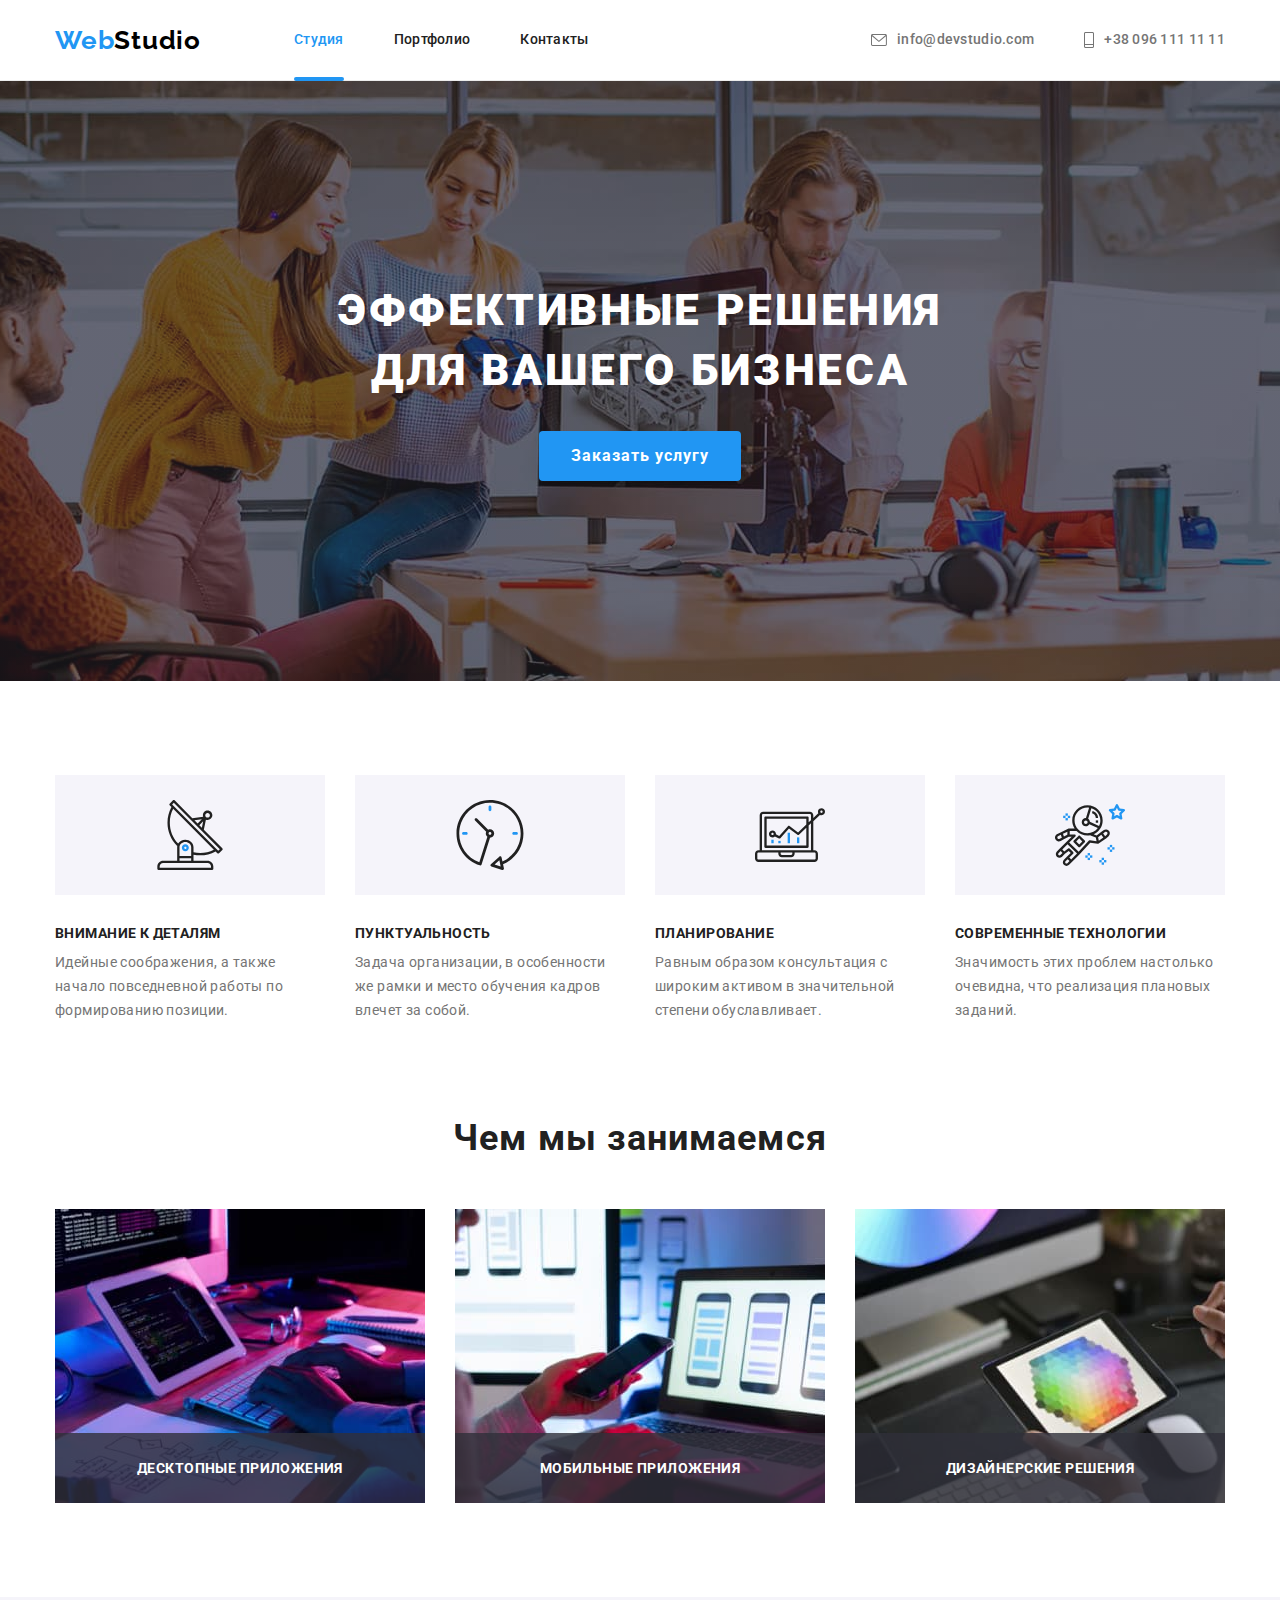
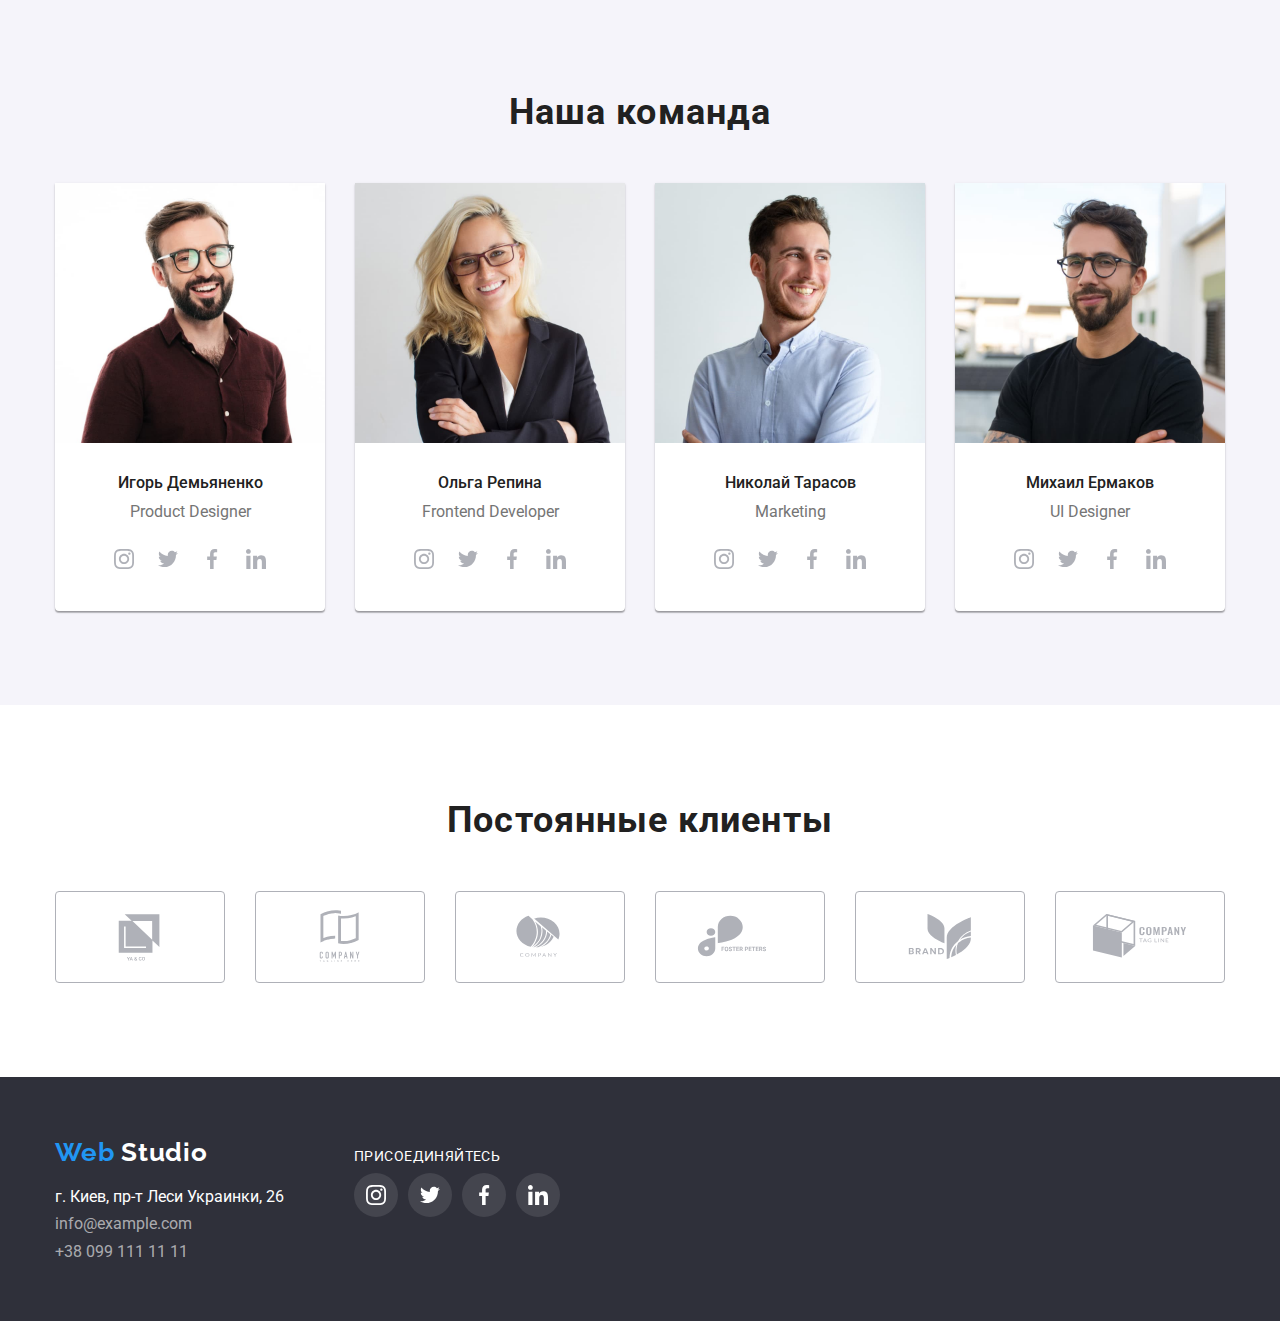
<file: index.html>
<!DOCTYPE html>
<html lang="ru">
  <head>
    <meta charset="UTF-8" />
    <meta http-equiv="X-UA-Compatible" content="IE=edge" />
    <meta name="viewport" content="width=device-width, initial-scale=1.0" />
    <title>Веб-студия</title>
    <link rel="preconnect" href="https://fonts.gstatic.com" />
    <link
      href="https://fonts.googleapis.com/css2?family=Raleway:wght@700&family=Roboto:wght@400;500;700;900&display=swap"
      rel="stylesheet"
    />
    <link
      rel="stylesheet"
      href="https://cdnjs.cloudflare.com/ajax/libs/modern-normalize/1.0.0/modern-normalize.min.css"
    />

    <link rel="stylesheet" href="./css/style.css" />
  </head>
  <body>
    <!-- --------header---------- -->
    <header class="header-page">
      <div class="container">
        <a href="./index.html" class="link nav-list-link logo link-header">
          <span class="web">Web</span>
          Studio
        </a>

        <nav class="nav-page">
          <ul class="nav-list list">
            <li class="nav-list-item">
              <a
                href="./index.html"
                class="link nav-list-link link-header current-page"
              >
                Студия
              </a>
            </li>
            <li class="nav-list-item">
              <a href="./portfolio.html" class="link nav-list-link link-header">
                Портфолио
              </a>
            </li>
            <li class="nav-list-item">
              <a href="" class="link nav-list-link link-header">Контакты</a>
            </li>
          </ul>
        </nav>

        <!-- --------header contacts---------=------ -->
        <ul class="contacts-list list">
          <li class="contacts-list-item">
            <a
              href="mailto:info@devstudio.com"
              class="link contacts-list-link mail link-header"
            >
              <svg class="mail-phone-icon">
                <use href="./images/images-nav/mail-phone.svg#icon-mail"></use>
              </svg>
              info@devstudio.com
            </a>
          </li>
          <li class="contacts-list-item">
            <a
              href="tel:+380961111111"
              class="link contacts-list-link phone link-header"
            >
              <svg class="mail-phone-icon">
                <use href="./images/images-nav/mail-phone.svg#icon-phone"></use>
              </svg>
              +38 096 111 11 11
            </a>
          </li>
        </ul>
      </div>
    </header>

    <main>
      <!-------------business solution--------------->

      <section class="hero-section overlay">
        <div class="container">
          <h1 class="hero-title">
            Эффективные решения для вашего бизнеса
          </h1>
          <button data-modal-open type="button" class="order-service">
            Заказать услугу
          </button>
        </div>
      </section>

      <!-------------advantage------------------------>
      <section class="advantage-section">
        <div class="container">
          <h2 class="title visually-hidden">Наши особенности</h2>
          <ul class="advantage-list list">
            <li class="advantage-list-item">
              <div class="adv-list-icon">
                <svg class="adv-icon">
                  <use href="./images/img-adv/adv-img.svg#icon-antenna"></use>
                </svg>
              </div>
              <h3 class="advantage-list-title">Внимание к деталям</h3>
              <p class="advantage-list-description">
                Идейные соображения, а также начало повседневной работы по
                формированию позиции.
              </p>
            </li>

            <li class="advantage-list-item">
              <div class="adv-list-icon">
                <svg class="adv-icon">
                  <use href="./images/img-adv/adv-img.svg#icon-clock"></use>
                </svg>
              </div>
              <h3 class="advantage-list-title">Пунктуальность</h3>
              <p class="advantage-list-description">
                Задача организации, в особенности же рамки и место обучения
                кадров влечет за собой.
              </p>
            </li>

            <li class="advantage-list-item">
              <div class="adv-list-icon">
                <svg class="adv-icon">
                  <use href="./images/img-adv/adv-img.svg#icon-diagram"></use>
                </svg>
              </div>
              <h3 class="advantage-list-title">Планирование</h3>
              <p class="advantage-list-description">
                Равным образом консультация с широким активом в значительной
                степени обуславливает.
              </p>
            </li>

            <li class="advantage-list-item">
              <div class="adv-list-icon">
                <svg class="adv-icon">
                  <use href="./images/img-adv/adv-img.svg#icon-astronaut"></use>
                </svg>
              </div>

              <h3 class="advantage-list-title">Современные технологии</h3>
              <p class="advantage-list-description">
                Значимость этих проблем настолько очевидна, что реализация
                плановых заданий.
              </p>
            </li>
          </ul>
        </div>
      </section>

      <!--------------what are we doing---------------->
      <section class="services-section">
        <div class="container">
          <h2 class="title">Чем мы занимаемся</h2>
          <ul class="services-list list">
            <li class="services-list-item">
              <div class="develop">
                <img
                  src="./images/we-do-img/box1.jpg"
                  alt="Десктопные приложения"
                  width="370"
                  height="294"
                />
                <div class="develop-fon">
                  <p class="develop-name">Десктопные приложения</p>
                </div>
              </div>
            </li>

            <li class="services-list-item">
              <div class="develop">
                <img
                  src="./images/we-do-img/box2.jpg"
                  alt="Мобильные приложения"
                  width="370"
                  height="294"
                />
                <div class="develop-fon">
                  <p class="develop-name">Мобильные приложения</p>
                </div>
              </div>
            </li>

            <li class="services-list-item">
              <div class="develop">
                <img
                  src="./images/we-do-img/box3.jpg"
                  alt="Дизайнерские решения"
                  width="370"
                  height="294"
                />
                <div class="develop-fon">
                  <p class="develop-name">Дизайнерские решения</p>
                </div>
              </div>
            </li>
          </ul>
        </div>
      </section>

      <!---------------our team------------------------->
      <section class="team-section">
        <div class="container">
          <h2 class="title">Наша команда</h2>
          <ul class="team-list list">
            <li class="team-list-item">
              <img
                src="./images/team-img/img.jpg"
                alt="Игорь Демьяненко фото"
                width="270"
                height="260"
              />
              <div class="team-list-item-data">
                <h3 class="team-list-item-name">Игорь Демьяненко</h3>
                <p class="team-list-item-position">Product Designer</p>

                <ul class="social-list list">
                  <li class="social-list-item">
                    <a href="" class="social-link light-bcg-icon">
                      <svg class="social-icon">
                        <use
                          href="./images/img-social/symbol-defs.svg#icon-instagram"
                        ></use>
                      </svg>
                    </a>
                  </li>

                  <li class="social-list-item">
                    <a href="" class="social-link light-bcg-icon">
                      <svg class="social-icon">
                        <use
                          href="./images/img-social/symbol-defs.svg#icon-twitter"
                        ></use>
                      </svg>
                    </a>
                  </li>

                  <li class="social-list-item">
                    <a href="" class="social-link light-bcg-icon">
                      <svg class="social-icon">
                        <use
                          href="./images/img-social/symbol-defs.svg#icon-facebook"
                        ></use>
                      </svg>
                    </a>
                  </li>

                  <li class="social-list-item">
                    <a href="" class="social-link light-bcg-icon">
                      <svg class="social-icon">
                        <use
                          href="./images/img-social/symbol-defs.svg#icon-linkedin"
                        ></use>
                      </svg>
                    </a>
                  </li>
                </ul>
              </div>
            </li>
            <li class="team-list-item">
              <img
                src="./images/team-img/img1.jpg"
                alt="Ольга Репина фото"
                width="270"
                height="260"
              />
              <div class="team-list-item-data">
                <h3 class="team-list-item-name">Ольга Репина</h3>
                <p class="team-list-item-position">Frontend Developer</p>
                <ul class="social-list list">
                  <li class="social-list-item">
                    <a href="" class="social-link light-bcg-icon">
                      <svg class="social-icon">
                        <use
                          href="./images/img-social/symbol-defs.svg#icon-instagram"
                        ></use>
                      </svg>
                    </a>
                  </li>

                  <li class="social-list-item">
                    <a href="" class="social-link light-bcg-icon">
                      <svg class="social-icon">
                        <use
                          href="./images/img-social/symbol-defs.svg#icon-twitter"
                        ></use>
                      </svg>
                    </a>
                  </li>

                  <li class="social-list-item">
                    <a href="" class="social-link light-bcg-icon">
                      <svg class="social-icon">
                        <use
                          href="./images/img-social/symbol-defs.svg#icon-facebook"
                        ></use>
                      </svg>
                    </a>
                  </li>

                  <li class="social-list-item">
                    <a href="" class="social-link light-bcg-icon">
                      <svg class="social-icon">
                        <use
                          href="./images/img-social/symbol-defs.svg#icon-linkedin"
                        ></use>
                      </svg>
                    </a>
                  </li>
                </ul>
              </div>
            </li>
            <li class="team-list-item">
              <img
                src="./images/team-img/img2.jpg"
                alt="Николай Тарасов фото"
                width="270"
                height="260"
              />
              <div class="team-list-item-data">
                <h3 class="team-list-item-name">Николай Тарасов</h3>
                <p class="team-list-item-position">Marketing</p>
                <ul class="social-list list">
                  <li class="social-list-item">
                    <a href="" class="social-link light-bcg-icon">
                      <svg class="social-icon">
                        <use
                          href="./images/img-social/symbol-defs.svg#icon-instagram"
                        ></use>
                      </svg>
                    </a>
                  </li>

                  <li class="social-list-item">
                    <a href="" class="social-link light-bcg-icon">
                      <svg class="social-icon">
                        <use
                          href="./images/img-social/symbol-defs.svg#icon-twitter"
                        ></use>
                      </svg>
                    </a>
                  </li>

                  <li class="social-list-item">
                    <a href="" class="social-link light-bcg-icon">
                      <svg class="social-icon">
                        <use
                          href="./images/img-social/symbol-defs.svg#icon-facebook"
                        ></use>
                      </svg>
                    </a>
                  </li>

                  <li class="social-list-item">
                    <a href="" class="social-link light-bcg-icon">
                      <svg class="social-icon">
                        <use
                          href="./images/img-social/symbol-defs.svg#icon-linkedin"
                        ></use>
                      </svg>
                    </a>
                  </li>
                </ul>
              </div>
            </li>
            <li class="team-list-item">
              <img
                src="./images/team-img/img3.jpg"
                alt="Михаил Ермаков фото"
                width="270"
                height="260"
              />
              <div class="team-list-item-data">
                <h3 class="team-list-item-name">Михаил Ермаков</h3>
                <p class="team-list-item-position">UI Designer</p>
                <ul class="social-list list">
                  <li class="social-list-item">
                    <a href="" class="social-link light-bcg-icon">
                      <svg class="social-icon">
                        <use
                          href="./images/img-social/symbol-defs.svg#icon-instagram"
                        ></use>
                      </svg>
                    </a>
                  </li>

                  <li class="social-list-item">
                    <a href="" class="social-link light-bcg-icon">
                      <svg class="social-icon">
                        <use
                          href="./images/img-social/symbol-defs.svg#icon-twitter"
                        ></use>
                      </svg>
                    </a>
                  </li>

                  <li class="social-list-item">
                    <a href="" class="social-link light-bcg-icon">
                      <svg class="social-icon">
                        <use
                          href="./images/img-social/symbol-defs.svg#icon-facebook"
                        ></use>
                      </svg>
                    </a>
                  </li>

                  <li class="social-list-item">
                    <a href="" class="social-link light-bcg-icon">
                      <svg class="social-icon">
                        <use
                          href="./images/img-social/symbol-defs.svg#icon-linkedin"
                        ></use>
                      </svg>
                    </a>
                  </li>
                </ul>
              </div>
            </li>
          </ul>
        </div>
      </section>

      <!-- ----------clients-------------- -->

      <section class="clients-section">
        <h2 class="title">Постоянные клиенты</h2>
        <div class="container clients-container">
          <ul class="clients-list list">
            <li class="clients-list-item">
              <a href="" class="clients-link">
                <svg class="clients-icon">
                  <use
                    href="./images/img-clients/symbol-defs.svg#icon-logo1"
                  ></use>
                </svg>
              </a>
            </li>

            <li class="clients-list-item">
              <a href="" class="clients-link">
                <svg class="clients-icon">
                  <use
                    href="./images/img-clients/symbol-defs.svg#icon-logo2"
                  ></use>
                </svg>
              </a>
            </li>

            <li class="clients-list-item">
              <a href="" class="clients-link">
                <svg class="clients-icon">
                  <use
                    href="./images/img-clients/symbol-defs.svg#icon-logo3"
                  ></use>
                </svg>
              </a>
            </li>

            <li class="clients-list-item">
              <a href="" class="clients-link">
                <svg class="clients-icon">
                  <use
                    href="./images/img-clients/symbol-defs.svg#icon-logo4"
                  ></use>
                </svg>
              </a>
            </li>

            <li class="clients-list-item">
              <a href="" class="clients-link">
                <svg class="clients-icon">
                  <use
                    href="./images/img-clients/symbol-defs.svg#icon-logo5"
                  ></use>
                </svg>
              </a>
            </li>

            <li class="clients-list-item">
              <a href="" class="clients-link">
                <svg class="clients-icon">
                  <use
                    href="./images/img-clients/symbol-defs.svg#icon-logo6"
                  ></use>
                </svg>
              </a>
            </li>
          </ul>
        </div>
      </section>
    </main>

    <!------------------footer------------------------->
    <footer class="footer-section">
      <div class="container footer-container">
        <div class="contacts-footer">
          <a href="./index.html" class="link logo-footer">
            <span class="web">Web</span>
            Studio
          </a>

          <address>
            <ul class="address-list list">
              <li class="address-list-item">
                <a href="" class="link address">
                  г. Киев, пр-т Леси Украинки, 26
                </a>
              </li>
              <li class="address-list-item">
                <a
                  href="mailto:info@example.com "
                  class="address-list-link link"
                >
                  info@example.com
                </a>
              </li>
              <li class="address-list-item">
                <a href="tel:+380991111111" class="address-list-link link">
                  +38 099 111 11 11
                </a>
              </li>
            </ul>
          </address>
        </div>

        <div>
          <p class="join">Присоединяйтесь</p>
          <ul class="social-list list">
            <li class="social-list-item footer-social-list-item">
              <a href="" class="social-link dark-bcg-icon">
                <svg class="social-icon">
                  <use
                    href="./images/img-social/symbol-defs.svg#icon-instagram"
                  ></use>
                </svg>
              </a>
            </li>

            <li class="social-list-item footer-social-list-item">
              <a href="" class="social-link dark-bcg-icon">
                <svg class="social-icon">
                  <use
                    href="./images/img-social/symbol-defs.svg#icon-twitter"
                  ></use>
                </svg>
              </a>
            </li>

            <li class="social-list-item footer-social-list-item">
              <a href="" class="social-link dark-bcg-icon">
                <svg class="social-icon">
                  <use
                    href="./images/img-social/symbol-defs.svg#icon-facebook"
                  ></use>
                </svg>
              </a>
            </li>

            <li class="social-list-item footer-social-list-item">
              <a href="" class="social-link dark-bcg-icon">
                <svg class="social-icon">
                  <use
                    href="./images/img-social/symbol-defs.svg#icon-linkedin"
                  ></use>
                </svg>
              </a>
            </li>
          </ul>
        </div>
      </div>
    </footer>

    <div data-modal class="backdrop is-hidden">
      <div class="modal">
        <button data-modal-close type="button" class="modal-button">
          <svg class="modal-icon" width="18px" height="18px">
            <use href="./images/sprite/sprite.svg#icon-close-modal"></use>
          </svg>
        </button>
      </div>
    </div>

    <form></form>

    <script src="./js/modal.js"></script>
  </body>
</html>
</file>
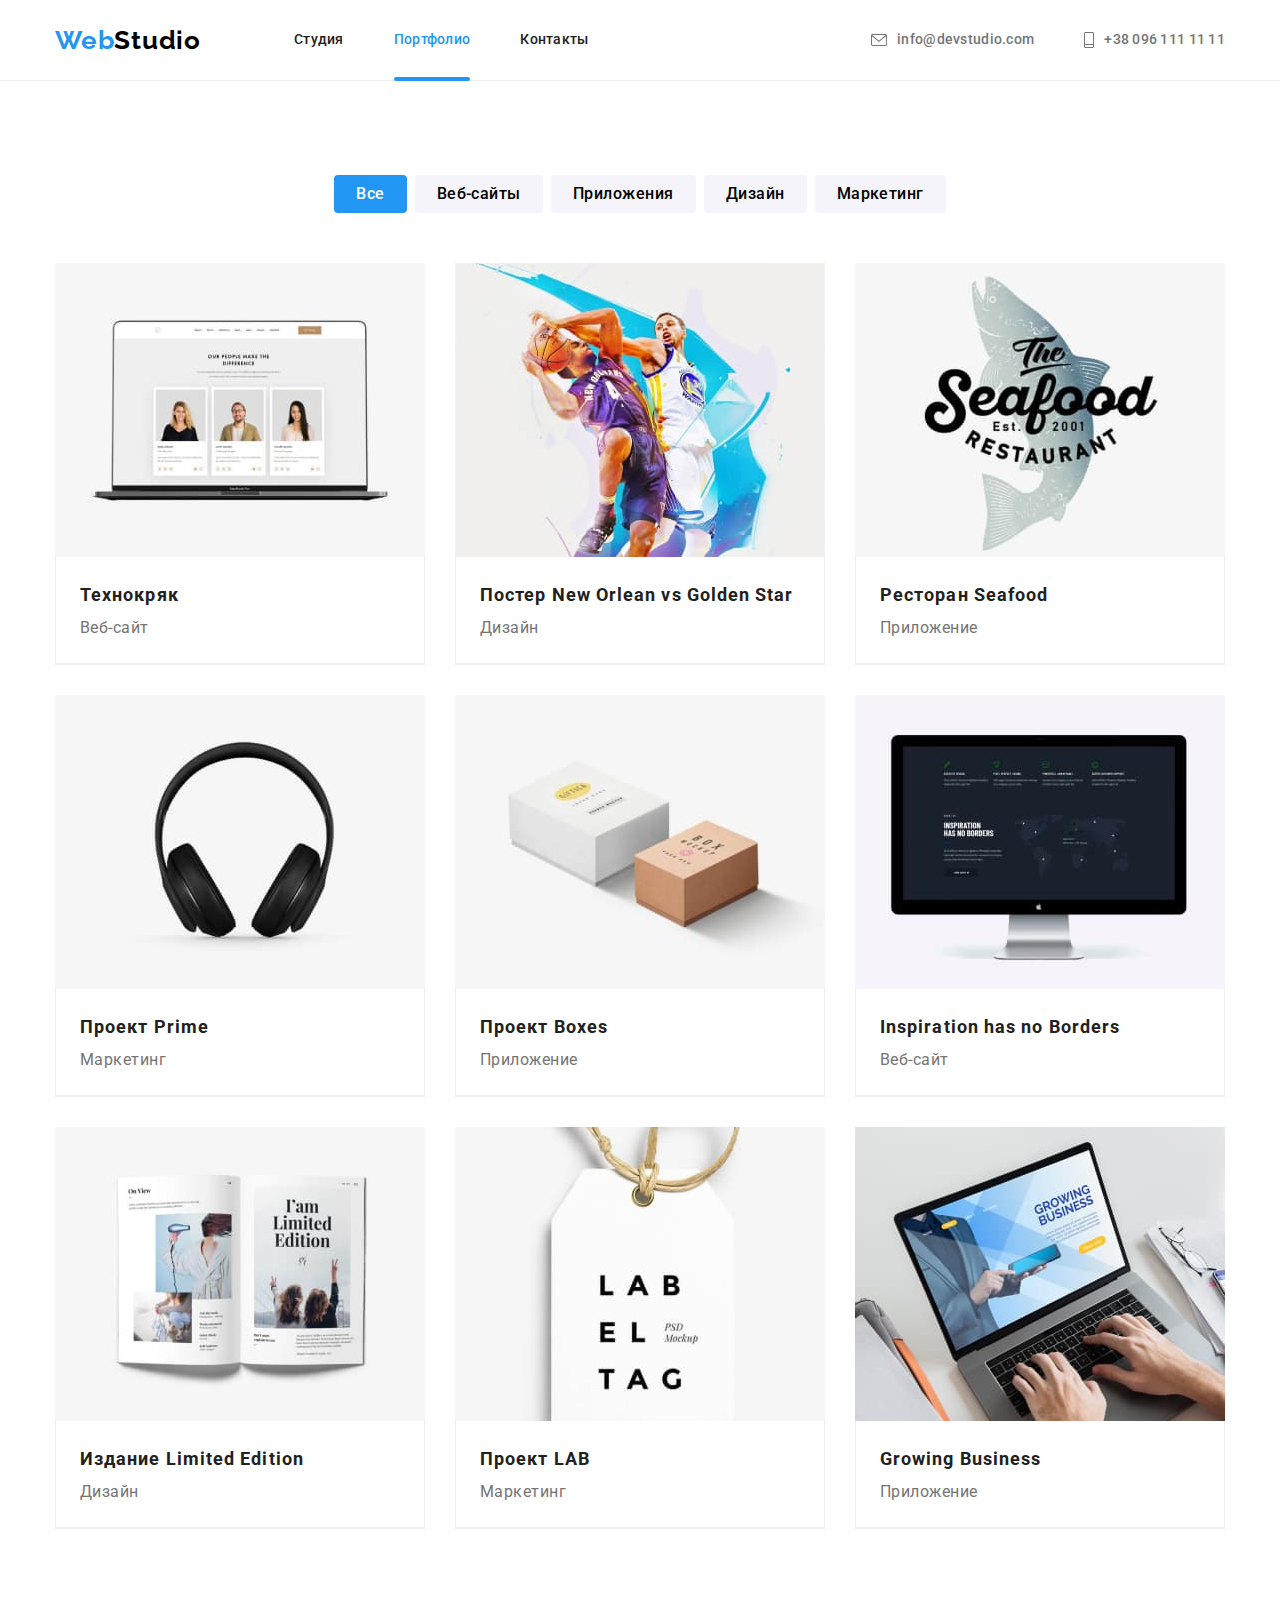
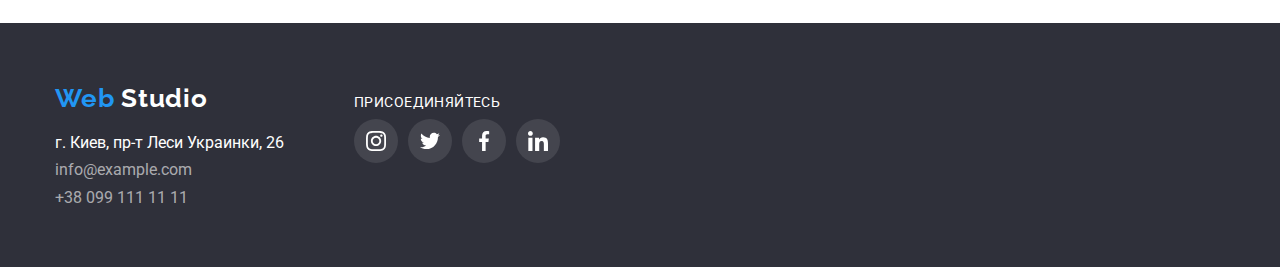
<file: portfolio.html>
<!DOCTYPE html>
<html lang="en">
  <head>
    <meta charset="UTF-8" />
    <meta http-equiv="X-UA-Compatible" content="IE=edge" />
    <meta name="viewport" content="width=device-width, initial-scale=1.0" />
    <title>Веб-студия</title>
    <link rel="preconnect" href="https://fonts.gstatic.com" />
    <link
      href="https://fonts.googleapis.com/css2?family=Raleway:wght@700&family=Roboto:wght@400;500;700;900&display=swap"
      rel="stylesheet"
    />

    <link
      rel="stylesheet"
      href="https://cdnjs.cloudflare.com/ajax/libs/modern-normalize/1.0.0/modern-normalize.min.css"
    />
    <link rel="stylesheet" href="./css/style.css" />
  </head>
  <body>
    <!-- --------header---------- -->
    <header class="header-page">
      <div class="container">
        <a href="./index.html" class="link link-header logo">
          <span class="web">Web</span>
          Studio
        </a>

        <nav class="nav-page">
          <ul class="nav-list list">
            <li class="nav-list-item">
              <a href="./index.html" class="link nav-list-link link-header">
                Студия
              </a>
            </li>
            <li class="nav-list-item">
              <a
                href="./portfolio.html"
                class="link nav-list-link link-header current-page"
              >
                Портфолио
              </a>
            </li>
            <li class="nav-list-item">
              <a href="" class="link nav-list-link link-header">Контакты</a>
            </li>
          </ul>
        </nav>

        <!-- --------header contacts---------=------ -->
        <ul class="contacts-list list">
          <li class="contacts-list-item">
            <a href="mailto:info@devstudio.com" class="link mail link-header">
              <svg class="mail-phone-icon">
                <use href="./images/images-nav/mail-phone.svg#icon-mail"></use>
              </svg>
              info@devstudio.com
            </a>
          </li>
          <li class="contacts-list-item">
            <a href="tel:+380961111111" class="link phone link-header">
              <svg class="mail-phone-icon">
                <use href="./images/images-nav/mail-phone.svg#icon-phone"></use>
              </svg>
              +38 096 111 11 11
            </a>
          </li>
        </ul>
      </div>
    </header>

    <main>
      <!------------------portfolio------------------------->
      <section class="portfolio-section">
        <div class="container">
          <h1 class="hero-title-portfolio visually-hidden">Portfolio</h1>
          <!------------------list button------------------------->
          <ul class="button-list list">
            <li class="button-list-item">
              <button type="button" class="button-list-btn btn-main">
                Все
              </button>
            </li>
            <li class="button-list-item">
              <button type="button" class="button-list-btn">Веб-сайты</button>
            </li>
            <li class="button-list-item">
              <button type="button" class="button-list-btn">Приложения</button>
            </li>
            <li class="button-list-item">
              <button type="button" class="button-list-btn">Дизайн</button>
            </li>
            <li class="button-list-item">
              <button type="button" class="button-list-btn">Маркетинг</button>
            </li>
          </ul>

          <!------------------projects---------------------------->
          <ul class="projects-list list">
            <li class="projects-list-item">
              <a href="" class="projects-list-item-link link">
                <div class="projects-wrapper">
                  <img
                    src="./images/images-portfolio/img1.jpg"
                    alt="Технокряк"
                    class="projects-list-item-img"
                    width="370"
                    height="294"
                  />
                  <p class="overlay-description">
                    Технокряк это современная площадка распространения
                    коронавируса. Компании используют эту платформу для
                    цифрового шпионажа и атак на защищённые сервера конкурентов.
                  </p>
                </div>

                <div class="projects-list-item-data">
                  <h2 class="projects-list-item-name">Технокряк</h2>
                  <p class="projects-list-item-type">Веб-сайт</p>
                </div>
              </a>
            </li>

            <li class="projects-list-item">
              <a href="" class="projects-list-item-link link">
                <div class="projects-wrapper">
                  <img
                    src="./images/images-portfolio/img2.jpg"
                    alt="Постер New Orlean vs Golden Star"
                    class="projects-list-item-img"
                    width="370"
                    height="294"
                  />
                  <p class="overlay-description">
                    Технокряк это современная площадка распространения
                    коронавируса. Компании используют эту платформу для
                    цифрового шпионажа и атак на защищённые сервера конкурентов.
                  </p>
                </div>

                <div class="projects-list-item-data">
                  <h2 class="projects-list-item-name">
                    Постер New Orlean vs Golden Star
                  </h2>
                  <p class="projects-list-item-type">Дизайн</p>
                </div>
              </a>
            </li>

            <li class="projects-list-item">
              <a href="" class="projects-list-item-link link">
                <div class="projects-wrapper">
                  <img
                    src="./images/images-portfolio/img3.jpg"
                    alt="Ресторан Seafood"
                    class="projects-list-item-img"
                    width="370"
                    height="294"
                  />
                  <p class="overlay-description">
                    Технокряк это современная площадка распространения
                    коронавируса. Компании используют эту платформу для
                    цифрового шпионажа и атак на защищённые сервера конкурентов.
                  </p>
                </div>

                <div class="projects-list-item-data">
                  <h2 class="projects-list-item-name">Ресторан Seafood</h2>
                  <p class="projects-list-item-type">Приложение</p>
                </div>
              </a>
            </li>

            <li class="projects-list-item">
              <a href="" class="projects-list-item-link link">
                <div class="projects-wrapper">
                  <img
                    src="./images/images-portfolio/img4.jpg"
                    alt="Проект Prime"
                    class="projects-list-item-img"
                    width="370"
                    height="294"
                  />
                  <p class="overlay-description">
                    Технокряк это современная площадка распространения
                    коронавируса. Компании используют эту платформу для
                    цифрового шпионажа и атак на защищённые сервера конкурентов.
                  </p>
                </div>

                <div class="projects-list-item-data">
                  <h2 class="projects-list-item-name">Проект Prime</h2>
                  <p class="projects-list-item-type">Маркетинг</p>
                </div>
              </a>
            </li>

            <li class="projects-list-item">
              <a href="" class="projects-list-item-link link">
                <div class="projects-wrapper">
                  <img
                    src="./images/images-portfolio/img5.jpg"
                    alt="Проект Boxes"
                    class="projects-list-item-img"
                    width="370"
                    height="294"
                  />
                  <p class="overlay-description">
                    Технокряк это современная площадка распространения
                    коронавируса. Компании используют эту платформу для
                    цифрового шпионажа и атак на защищённые сервера конкурентов.
                  </p>
                </div>

                <div class="projects-list-item-data">
                  <h2 class="projects-list-item-name">Проект Boxes</h2>
                  <p class="projects-list-item-type">Приложение</p>
                </div>
              </a>
            </li>

            <li class="projects-list-item">
              <a href="" class="projects-list-item-link link">
                <div class="projects-wrapper">
                  <img
                    src="./images/images-portfolio/img6.jpg"
                    alt="Inspiration has no Borders"
                    class="projects-list-item-img"
                    width="370"
                    height="294"
                  />
                  <p class="overlay-description">
                    Технокряк это современная площадка распространения
                    коронавируса. Компании используют эту платформу для
                    цифрового шпионажа и атак на защищённые сервера конкурентов.
                  </p>
                </div>

                <div class="projects-list-item-data">
                  <h2 class="projects-list-item-name">
                    Inspiration has no Borders
                  </h2>
                  <p class="projects-list-item-type">Веб-сайт</p>
                </div>
              </a>
            </li>

            <li class="projects-list-item">
              <a href="" class="projects-list-item-link link">
                <div class="projects-wrapper">
                  <img
                    src="./images/images-portfolio/img7.jpg"
                    alt="Издание Limited Edition"
                    class="projects-list-item-img"
                    width="370"
                    height="294"
                  />
                  <p class="overlay-description">
                    Технокряк это современная площадка распространения
                    коронавируса. Компании используют эту платформу для
                    цифрового шпионажа и атак на защищённые сервера конкурентов.
                  </p>
                </div>

                <div class="projects-list-item-data">
                  <h2 class="projects-list-item-name">
                    Издание Limited Edition
                  </h2>
                  <p class="projects-list-item-type">Дизайн</p>
                </div>
              </a>
            </li>

            <li class="projects-list-item">
              <a href="" class="projects-list-item-link link">
                <div class="projects-wrapper">
                  <img
                    src="./images/images-portfolio/img8.jpg"
                    alt=""
                    class="projects-list-item-img"
                    width="370"
                    height="294"
                  />
                  <p class="overlay-description">
                    Технокряк это современная площадка распространения
                    коронавируса. Компании используют эту платформу для
                    цифрового шпионажа и атак на защищённые сервера конкурентов.
                  </p>
                </div>

                <div class="projects-list-item-data">
                  <h2 class="projects-list-item-name">Проект LAB</h2>
                  <p class="projects-list-item-type">Маркетинг</p>
                </div>
              </a>
            </li>

            <li class="projects-list-item">
              <a href="" class="projects-list-item-link link">
                <div class="projects-wrapper">
                  <img
                    src="./images/images-portfolio/img9.jpg"
                    alt="Growing Business"
                    class="projects-list-item-img"
                    width="370"
                    height="294"
                  />
                  <p class="overlay-description">
                    Технокряк это современная площадка распространения
                    коронавируса. Компании используют эту платформу для
                    цифрового шпионажа и атак на защищённые сервера конкурентов.
                  </p>
                </div>

                <div class="projects-list-item-data">
                  <h2 class="projects-list-item-name">Growing Business</h2>
                  <p class="projects-list-item-type">Приложение</p>
                </div>
              </a>
            </li>
          </ul>
        </div>
      </section>
    </main>

    <!------------------footer------------------------->
    <footer class="footer-section">
      <div class="container footer-container">
        <div class="contacts-footer">
          <a href="./index.html" class="link logo-footer">
            <span class="web">Web</span>
            Studio
          </a>

          <address>
            <ul class="address-list list">
              <li class="address-list-item">
                <a href="" class="link address">
                  г. Киев, пр-т Леси Украинки, 26
                </a>
              </li>
              <li class="address-list-item">
                <a
                  href="mailto:info@example.com "
                  class="address-list-link link"
                >
                  info@example.com
                </a>
              </li>
              <li class="address-list-item">
                <a href="tel:+380991111111" class="address-list-link link">
                  +38 099 111 11 11
                </a>
              </li>
            </ul>
          </address>
        </div>

        <div>
          <p class="join">Присоединяйтесь</p>
          <ul class="social-list list">
            <li class="social-list-item footer-social-list-item">
              <a href="" class="social-link dark-bcg-icon">
                <svg class="social-icon">
                  <use
                    href="./images/img-social/symbol-defs.svg#icon-instagram"
                  ></use>
                </svg>
              </a>
            </li>

            <li class="social-list-item footer-social-list-item">
              <a href="" class="social-link dark-bcg-icon">
                <svg class="social-icon">
                  <use
                    href="./images/img-social/symbol-defs.svg#icon-twitter"
                  ></use>
                </svg>
              </a>
            </li>

            <li class="social-list-item footer-social-list-item">
              <a href="" class="social-link dark-bcg-icon">
                <svg class="social-icon">
                  <use
                    href="./images/img-social/symbol-defs.svg#icon-facebook"
                  ></use>
                </svg>
              </a>
            </li>

            <li class="social-list-item footer-social-list-item">
              <a href="" class="social-link dark-bcg-icon">
                <svg class="social-icon">
                  <use
                    href="./images/img-social/symbol-defs.svg#icon-linkedin"
                  ></use>
                </svg>
              </a>
            </li>
          </ul>
        </div>
      </div>
    </footer>

    <script src="./js/modal.js"></script>
  </body>
</html>
</file>
<file: css/style.css>
:root {
  --title-text-color: #212121;
  --white-color: #ffffff;
  --main-text-color: #757575;
  --accent-color: #2196f3;
  --main-font-family: 'Roboto', sans-serif;
  --main-font-style: normal;
  --accent-font-family: 'Raleway', 'Arial', 'Helvetica', sans-serif;
  --footer-contacts-color: rgba(255, 255, 255, 0.6);
  --color-button-list-btn: #f5f4fa;
  --dark-background-color: #188ce8;
  --background-color-fon: #2f303a;
  --light-color-fon: #f5f4fa;
  --main-logo-color: #000000;
  --card-border-color: #eeeeee;
  --bcg-color-projects-wrapper: rgba(33, 150, 243, 0, 9);
  --color-projects-wrapper: rgba(255, 255, 255, 1);
  --overlay-color: rgba(33, 150, 243, 0.9);

  --icon-fill: #afb1b8;
  --icon-dark-theme: rgba(255, 255, 255, 0.1);

  --transition-duration: 250ms;
  --transition-timing-function: cubic-bezier(0.4, 0, 0.2, 1);
}

/* --------------Общие стили---------------------------------------- */

*,
::before,
::after {
  box-sizing: border-box;
  margin: 0;
  padding: 0;
}

body {
  font-family: var(--main-font-family);
  font-style: var(--main-font-style);
  color: var(--main-text-color);
}

.link {
  text-decoration: none;
  color: inherit;

  transition-property: color;
  transition-duration: var(--transition-duration);
  transition-timing-function: var(--transition-timing-function);
}

.list {
  list-style: none;
  margin-top: 0;
  margin-bottom: 0;
}

h1,
h2,
h3,
h4,
h5,
h6,
p {
  margin-top: 0;
  margin-bottom: 0;
}

img {
  display: block;
  max-width: 100%;
  height: auto;
}

header {
  display: block;
}

/* -------------- СТИЛИЗАЦИЯ ЛОГОТИП---------------------------------------- */

a.logo.link,
a.logo-footer.link {
  font-family: var(--accent-font-family);
  font-weight: 700;
  font-size: 26px;
  line-height: 1.192;
  letter-spacing: 0.03em;
}

.logo {
  margin-right: 93px;
  color: var(--main-logo-color);
}
.web {
  color: var(--accent-color);
}

.logo-footer {
  display: block;
  color: var(--white-color);
  margin-bottom: 20px;
}

/* -------------- СТИЛИЗАЦИЯ header--------------------------------------- */

.header-page {
  border-bottom: 1px solid #ececec;
}

.header-page .container {
  display: flex;
  align-items: center;
}

.nav-list-item > .link-header,
.contacts-list-item > .link-header {
  position: relative;

  padding-top: 32px;
  padding-bottom: 32px;
}

a.link-header {
  display: flex;
  align-items: center;

  font-weight: 500;
  font-size: 14px;
  line-height: 1.14;
  letter-spacing: 0.02em;
}
/*   */

.nav-list {
  display: flex;
  align-items: center;

  margin-left: auto;
  color: var(--title-text-color);
}

.nav-list-item:not(:last-child) {
  margin-right: 50px;
}

.nav-list-item {
  position: relative;

  transition: color var(--transition-duration) var(--transition-timing-function);
}

.current-page::after {
  position: absolute;
  bottom: -1px;
  left: 0;

  content: '';
  width: 100%;
  height: 4px;
  border-radius: 2px;
  background-color: var(--accent-color);

  transition-property: transform;
  transition-timing-function: var(--transition-timing-function);
  transition-duration: var(--transition-duration);
}

.contacts-list {
  display: flex;
  margin-left: auto;
  align-items: center;
  padding-left: 0px;
}

.contacts-list-item:not(:last-child) {
  margin-right: 50px;
}

.nav-list-item:hover,
.nav-list-item:focus,
.contacts-list-item:hover,
.contacts-list-item:focus,
.current-page {
  color: var(--accent-color);
}

.contacts-list-item {
  font-weight: 500;

  transition: color var(--transition-duration) var(--transition-timing-function);
}

.contacts-list-link {
  transition: color var(--transition-duration) var(--transition-timing-function);
}

.contacts-list-link:hover,
.contacts-list-link:focus {
  color: var(--accent-color);
}

/* container */
.container {
  width: 1200px;
  margin: 0 auto;
  padding-left: 15px;
  padding-right: 15px;
}

/* -------------- СТИЛИЗАЦИЯ html---------------------------------------- */

/* business solution */
.overlay {
  max-width: 1600px;
  height: 600px;

  background-repeat: no-repeat;
  background-position: center;
  background-size: cover;
  background-image: linear-gradient(
      rgba(47, 48, 58, 0.4),
      rgba(47, 48, 58, 0.4)
    ),
    url(../images/fon/hero.jpg);
  background-color: var(--background-color-fon);

  margin-left: auto;
  margin-right: auto;
  padding-top: 200px;
  padding-bottom: 200px;
  text-align: center;
}

.hero-title {
  color: var(--white-color);
  font-weight: 900;
  font-size: 44px;
  line-height: 1.363;
  letter-spacing: 0.06em;
  text-transform: uppercase;
  margin-bottom: 30px;
  vertical-align: inherit;
  width: 696px;
  margin-left: auto;
  margin-right: auto;
}

.order-service {
  display: inline-block;
  font-family: inherit;
  font-weight: 700;
  font-size: 16px;
  line-height: 1.875;
  text-align: center;
  letter-spacing: 0.06em;
  color: var(--white-color);
  background-color: var(--accent-color);
  cursor: pointer;
  border: none;
  border-radius: 4px;
  box-shadow: 0px 4px 4px rgba(0, 0, 0, 0.15);
  padding: 10px 32px;

  transition-property: background-color;
  transition-duration: var(--transition-duration);
  transition-timing-function: var(--transition-timing-function);
}

.order-service:hover,
.order-service:focus {
  background-color: var(--dark-background-color);
}

.backdrop {
  position: fixed;
  top: 0;
  left: 0;
  width: 100%;
  height: 100%;
  background-color: rgba(0, 0, 0, 0.2);

  transition: opacity var(--transition-duration)
      var(--transition-timing-function),
    pointer-events var(--transition-duration) var(--transition-timing-function),
    visibility var(--transition-duration) var(--transition-timing-function);
}

.backdrop.is-hidden {
  opacity: 0;
  pointer-events: none;
  visibility: hidden;
}

.backdrop.backdrop.is-hidden.modal {
  opacity: 0;
  transform: translate(-50%, -50%) scalex(0.8);
  visibility: hidden;
}

.modal {
  position: absolute;
  top: 50%;
  left: 50%;
  transform: translate(-50%, -50%);

  min-width: 528px;
  min-height: 581px;

  background-color: var(--white-color);

  transition: opacity var(--transition-duration)
      var(--transition-timing-function),
    transform var(--transition-duration) var(--transition-timing-function),
    visibility var(--transition-duration) var(--transition-timing-function);
}

.modal-button {
  position: absolute;
  top: 8px;
  right: 8px;
  display: flex;
  justify-content: center;
  align-items: center;

  width: 30px;
  height: 30px;
  border-radius: 50%;
  border: 1px solid var(--modal-button);
  background: var(--white-color);
  fill: rgba(0, 0, 0, 1);
}
.modal-icon {
  transition: fill var(--transition-duration) var(--transition-timing-function);
}

.modal-icon:hover,
.modal-icon:focus,
.modal-icon:active {
  fill: var(--accent-color);
}

/* advantage */
.advantage-section {
  padding-top: 94px;
  padding-bottom: 94px;
}
.visually-hidden {
  position: absolute;
  clip: rect(0 0 0 0);
  width: 1px;
  height: 1px;
  margin: -1px;
}

.advantage-list {
  display: flex;
  justify-content: space-around;
  padding-left: 0;
  margin-top: 0;
  margin-bottom: 0;
}

.advantage-list-item {
  width: 270px;
}

.advantage-list-item:not(:last-child) {
  margin-right: 30px;
}

.title,
.advantage-list-title {
  color: var(--title-text-color);
  font-weight: bold;
  letter-spacing: 0.03em;
  margin-top: 0;
}

.title {
  font-size: 36px;
  line-height: 1.167;
  text-align: center;
  margin-bottom: 50px;
}

.advantage-list-title {
  font-size: 14px;
  line-height: 1.142;
  text-transform: uppercase;
  margin-bottom: 10px;
}
.advantage-list-description {
  color: var(--main-text-color);
  font-size: 14px;
  line-height: 1.714;
  letter-spacing: 0.03em;
  margin-top: 0;
  margin-bottom: 0;
}
/* what are we doing */

.services-section {
  padding-bottom: 94px;
}

.services-list {
  display: flex;
  margin-top: 0;
  margin-bottom: 0;
  padding-left: 0;
}

.services-list-item:not(:last-child) {
  margin-right: 30px;
}

.develop {
  position: relative;
}

.develop-fon {
  position: absolute;
  bottom: 0;
  width: 100%;
  height: 70px;
  background-color: rgba(47, 48, 58, 0.8);
}

.develop-name {
  position: absolute;
  top: 50%;
  transform: translateY(-50%);

  width: 100%;

  font-weight: 700;
  font-size: 14px;
  line-height: 1.143;
  text-align: center;
  letter-spacing: 0.03em;
  text-transform: uppercase;

  color: var(--white-color);

  /* по центру */
  /* top: 50%;
  left: 50%;
  transform: translate(-50%, -50%); */
}

/* our team */

.team-section {
  padding-top: 94px;
  padding-bottom: 94px;
  background: var(--light-color-fon);
}

.team-list {
  display: flex;
  margin-top: 0;
  margin-bottom: 0;
  padding-left: 0;
}

.team-list-item {
  background: #ffffff;
  /* material shadow v1 */

  box-shadow: 0px 1px 3px rgba(0, 0, 0, 0.12), 0px 1px 1px rgba(0, 0, 0, 0.14),
    0px 2px 1px rgba(0, 0, 0, 0.2);
  border-radius: 0px 0px 4px 4px;
}

.team-list-item:not(:last-child) {
  margin-right: 30px;
}

.team-list-item-name,
.team-list-item-position {
  font-size: 16px;
  line-height: 1.188;
}

.team-list-item-name {
  color: var(--title-text-color);
  font-weight: 500;
  margin-bottom: 10px;
}
.team-list-item-position {
  margin-bottom: 16px;
}

.team-list-item-data {
  padding: 30px;
  text-align: center;
}

/* clients */

.clients-section {
  padding-top: 94px;
  padding-bottom: 94px;
}

.clients-list-item:not(:last-child) {
  margin-right: 30px;
}

/* --------------Portfolio---------------------------------------- */
.portfolio-section {
  padding-top: 94px;
  padding-bottom: 94px;
}

.button-list {
  display: flex;
  justify-content: center;
  margin-top: 0;
  margin-bottom: 50px;
}

.button-list-btn {
  font-weight: 500;
  font-size: 16px;
  font-family: inherit;

  line-height: 1.6325;
  text-align: center;
  letter-spacing: 0.03em;

  border-radius: 4px;
  cursor: pointer;
  background: none;
  padding: 6px 22px;
  border: none;
  background-color: var(--color-button-list-btn);

  transition: color var(--transition-duration) var(--transition-timing-function),
    background-color var(--transition-duration)
      var(--transition-timing-function),
    box-shadow var(--transition-duration) var(--transition-timing-function);
}

.button-list-item:not(:last-child) {
  margin-right: 8px;
}

.btn-main {
  background-color: var(--accent-color);
  color: var(--white-color);
  cursor: pointer;
}

.button-list-btn:hover,
.button-list-btn:focus,
.button-list-btn:active {
  color: var(--white-color);
  background: var(--dark-background-color);
  box-shadow: 0px 3px 1px rgba(0, 0, 0, 0.1), 0px 1px 2px rgba(0, 0, 0, 0.08),
    0px 2px 2px rgba(0, 0, 0, 0.12);
}

/* projects */

.projects-list {
  display: flex;
  flex-wrap: wrap;
  padding-left: 0;
}

.projects-list-item {
  border-bottom: 1px solid #eeeeee;
}
.projects-list-item-link {
  transition: box-shadow var(--transition-duration)
    var(--transition-timing-function);
}

.projects-list-item-link:hover,
.projects-list-item-link:focus {
  box-shadow: 0px 1px 1px rgba(0, 0, 0, 0.12), 0px 4px 4px rgba(0, 0, 0, 0.06),
    1px 4px 6px rgba(0, 0, 0, 0.16);
}

.projects-list-item:not(:nth-child(3n)) {
  margin-right: 30px;
}

.projects-list-item:not(:nth-last-child(-n + 3)) {
  margin-bottom: 30px;
}

.projects-list-item-data {
  padding: 20px 24px;
  border-bottom: 1px solid var(--card-border-color);
  border-right: 1px solid var(--card-border-color);
  border-left: 1px solid var(--card-border-color);
}

.projects-list-item-name {
  color: var(--title-text-color);
  font-size: 18px;
  line-height: 2;
  letter-spacing: 0.06em;
}

.projects-list-item-link {
  display: block;
  width: 370px;
}

.projects-list-item-type {
  font-weight: normal;
  font-size: 16px;
  line-height: 1.875;
  letter-spacing: 0.03em;
}

.projects-wrapper {
  position: relative;
  overflow: hidden;
}

.overlay-description {
  position: absolute;
  top: 0;
  left: 0;
  transform: translateY(100%);
  overflow: auto;

  padding-top: 63px;
  padding-right: 24px;
  padding-bottom: 63px;
  padding-left: 24px;
  width: 100%;
  height: 100%;

  font-size: 18px;
  line-height: 1.56;
  letter-spacing: 0.03em;
  background: rgba(33, 150, 243, 0.9);
  color: var(--color-projects-wrapper);
  opacity: 0;

  transition: transform var(--transition-duration)
      var(--transition-timing-function),
    opacity var(--transition-duration) var(--transition-timing-function);
}

.projects-list-item-link:hover .overlay-description,
.projects-list-item-link:focus .overlay-description {
  transform: translateY(0);
  opacity: 1;
}

/* --------------address list---------------------------------------- */

.address {
  color: var(--white-color);
}

.address-list {
  padding-left: 0;
}
.address-list-item {
  display: block;
  font-style: normal;
  color: var(--white-color);

  transition: color var(--transition-duration) var(--transition-timing-function);
}

.address-list-item:not(:last-child) {
  margin-bottom: 9px;
}

.address-list-link {
  color: rgba(255, 255, 255, 0.6);
}

.address-list-item a:hover,
.address-list-item a:focus {
  color: var(--accent-color);
}

/* ПОЗИЦИОНИРОВАНИЕ */

/* header */

.mail-phone-icon {
  fill: var(--main-text-color);
}

.mail .mail-phone-icon {
  width: 16px;
  height: 12px;
}

.phone .mail-phone-icon {
  width: 10px;
  height: 16px;
}

.mail-phone-icon {
  margin-right: 10px;

  transition: fill var(--transition-duration) var(--transition-timing-function);
}

.link-header:hover,
.link-header:focus {
  color: var(--accent-color);
}

.link-header:hover > .mail-phone-icon,
.link-header:focus > .mail-phone-icon {
  fill: currentColor;
}

/* через фон */
/* li.contacts-list-item > a.mail::before {
  display: inline-block;
  content: '';
  width: 16px;
  height: 12px;
  background-repeat: no-repeat;
  background-position: center;
  background-size: contain;
  background-image: url(../images/images-nav/mail.svg);
}
li.contacts-list-item > a.phone::before {
  display: inline-block;
  content: '';
  width: 10px;
  height: 16px;
  background-repeat: no-repeat;
  background-position: center;
  background-size: contain;
  background-image: url(../images/images-nav/phone.svg);
} */

/* advantage-list */

.adv-list-icon {
  display: flex;
  justify-content: center;
  align-items: center;
  width: 270px;
  height: 120px;
  margin-bottom: 30px;
  background-color: var(--light-color-fon);
}

.adv-icon {
  display: block;
  width: 70px;
  height: 70px;
}

/* через псевдо-элемент */

/* .advantage-list-item::before {
  display: block;
  content: '';
  height: 120px;
  margin-bottom: 30px;
  background-repeat: no-repeat;
  background-position: center;
  background-size: contain;
  background-color: var(--light-color-fon);
}
.advantage-list-item:nth-child(1)::before {
  background-image: url(../images/images-advantage/antenna.svg);
}
.advantage-list-item:nth-child(2)::before {
  background-image: url(../images/images-advantage/clock.svg);
}
.advantage-list-item:nth-child(3)::before {
  background-image: url(../images/images-advantage/diagram.svg);
}
.advantage-list-item:nth-child(4)::before {
  background-image: url(../images/images-advantage/astronaut.svg);
} */

/* social-icons */
.social-list {
  display: flex;
  justify-content: center;
}

.social-link {
  display: flex;
  justify-content: center;
  align-items: center;
  width: 44px;
  height: 44px;
  border-radius: 50%;

  transition: background-color var(--transition-duration)
    var(--transition-timing-function);
}

.social-icon {
  width: 20px;
  height: 20px;
  fill: var(--icon-fill);

  transition: fill var(--transition-duration) var(--transition-timing-function);
}

.social-link:hover,
.social-link:focus {
  background-color: var(--accent-color);
}

.light-bcg-icon {
  transition: background-color var(--transition-duration)
    var(--transition-timing-function);
}
.light-bcg-icon:hover .social-icon,
.light-bcg-icon:focus .social-icon {
  fill: var(--white-color);
}

/* clients */

.clients-list {
  display: flex;
  justify-content: center;
}

.clients-link {
  display: flex;
  justify-content: center;
  align-items: center;
  width: 170px;
  height: 92px;
  border: 1px solid var(--icon-fill);
  border-radius: 4px;

  transition: border var(--transition-duration)
    var(--transition-timing-function);
}

.clients-link:hover,
.clients-link:focus {
  border: 1px solid var(--accent-color);
}

.clients-link:hover .clients-icon,
.clients-link:focus .clients-icon {
  fill: var(--accent-color);
}

.clients-icon {
  fill: var(--icon-fill);
  width: 106px;
  height: 60px;

  transition: fill var(--transition-duration) var(--transition-timing-function);
}

/* footer social icons */

.join {
  color: var(--white-color);
  font-size: 14px;
  line-height: 1.143;
  line-height: 100%;
  letter-spacing: 0.03em;
  text-transform: uppercase;
  margin-bottom: 10px;
}

.dark-bcg-icon > .social-icon,
.dark-bcg-icon > .social-icon {
  fill: var(--white-color);
}

.dark-bcg-icon {
  background-color: var(--icon-dark-theme);
}

/* -----------footer------ */
.footer-section {
  background: var(--background-color-fon);
  padding-top: 60px;
  padding-bottom: 60px;
}
.footer-container {
  display: flex;
  align-items: baseline;
}
.contacts-footer {
  margin-right: 70px;
}
.footer-social-list-item:not(:last-child) {
  margin-right: 10px;
}

/* ______forms__________________________________ */
</file>
